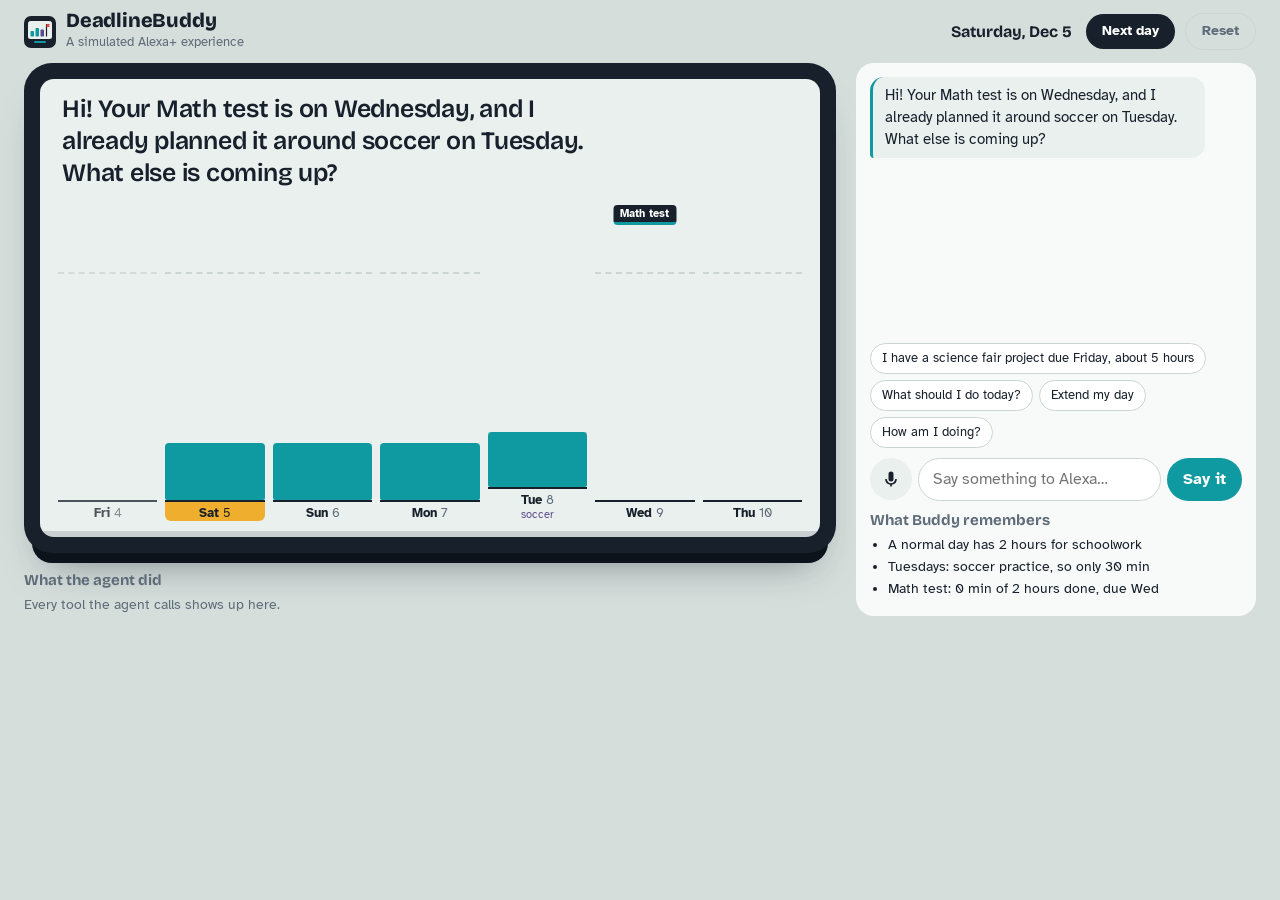
<file: index.html>
<!doctype html>
<html lang="en">
<head>
<meta charset="utf-8">
<meta name="viewport" content="width=device-width, initial-scale=1">
<title>DeadlineBuddy</title>
<meta name="description" content="A simulated Alexa+ experience that turns big deadlines into a daily plan, remembers your week, and re-plans when you fall behind.">
<link rel="icon" href="assets/icon.svg" type="image/svg+xml">
<link rel="manifest" href="manifest.webmanifest">
<meta name="theme-color" content="#17202B">
<link rel="preconnect" href="https://fonts.googleapis.com">
<link rel="preconnect" href="https://fonts.gstatic.com" crossorigin>
<link href="https://fonts.googleapis.com/css2?family=Atkinson+Hyperlegible:wght@400;700&family=Bricolage+Grotesque:opsz,wght@12..96,500;12..96,700;12..96,800&display=swap" rel="stylesheet">
<link rel="stylesheet" href="style.css">
</head>
<body>
<header class="top">
  <div class="brand">
    <img src="assets/icon.svg" alt="" width="32" height="32">
    <div>
      <strong>DeadlineBuddy</strong>
      <span>A simulated Alexa+ experience</span>
    </div>
  </div>
  <div class="clock" aria-label="Simulated clock">
    <span id="clock-date"></span>
    <button id="next-day" type="button" title="Move the simulated clock to tomorrow">Next day</button>
    <button id="reset" type="button" class="quiet" title="Start over with the example week">Reset</button>
  </div>
</header>

<main class="layout">
  <section class="device-col">
    <div class="device" aria-label="Smart display">
      <div class="screen" id="screen">
        <div class="notice" id="notice" hidden></div>
        <div class="card" id="card" aria-live="polite"></div>
        <div class="week" id="week" aria-label="This week's plan"></div>
        <div class="voicebar" id="voicebar"></div>
      </div>
    </div>
    <div class="trace">
      <h2>What the agent did</h2>
      <ol id="trace"></ol>
    </div>
  </section>

  <aside class="talk">
    <div class="chat" id="chat" aria-live="polite"></div>
    <div class="chips" id="chips"></div>
    <form id="ask" class="ask" autocomplete="off">
      <button type="button" id="mic" class="mic" title="Speak (Chrome and Edge)" aria-label="Speak">
        <svg viewBox="0 0 24 24" width="20" height="20" aria-hidden="true"><path d="M12 15a3 3 0 0 0 3-3V6a3 3 0 0 0-6 0v6a3 3 0 0 0 3 3zm5-3a5 5 0 0 1-10 0H5a7 7 0 0 0 6 6.9V21h2v-2.1A7 7 0 0 0 19 12z" fill="currentColor"/></svg>
      </button>
      <input id="say" type="text" placeholder="Say something to Alexa…" aria-label="What you say">
      <button id="send" type="submit">Say it</button>
    </form>
    <div class="memory">
      <h2>What Buddy remembers</h2>
      <ul id="memory"></ul>
    </div>
  </aside>
</main>
<script src="agent.js"></script>
<script src="app.js"></script>
</body>
</html>
</file>
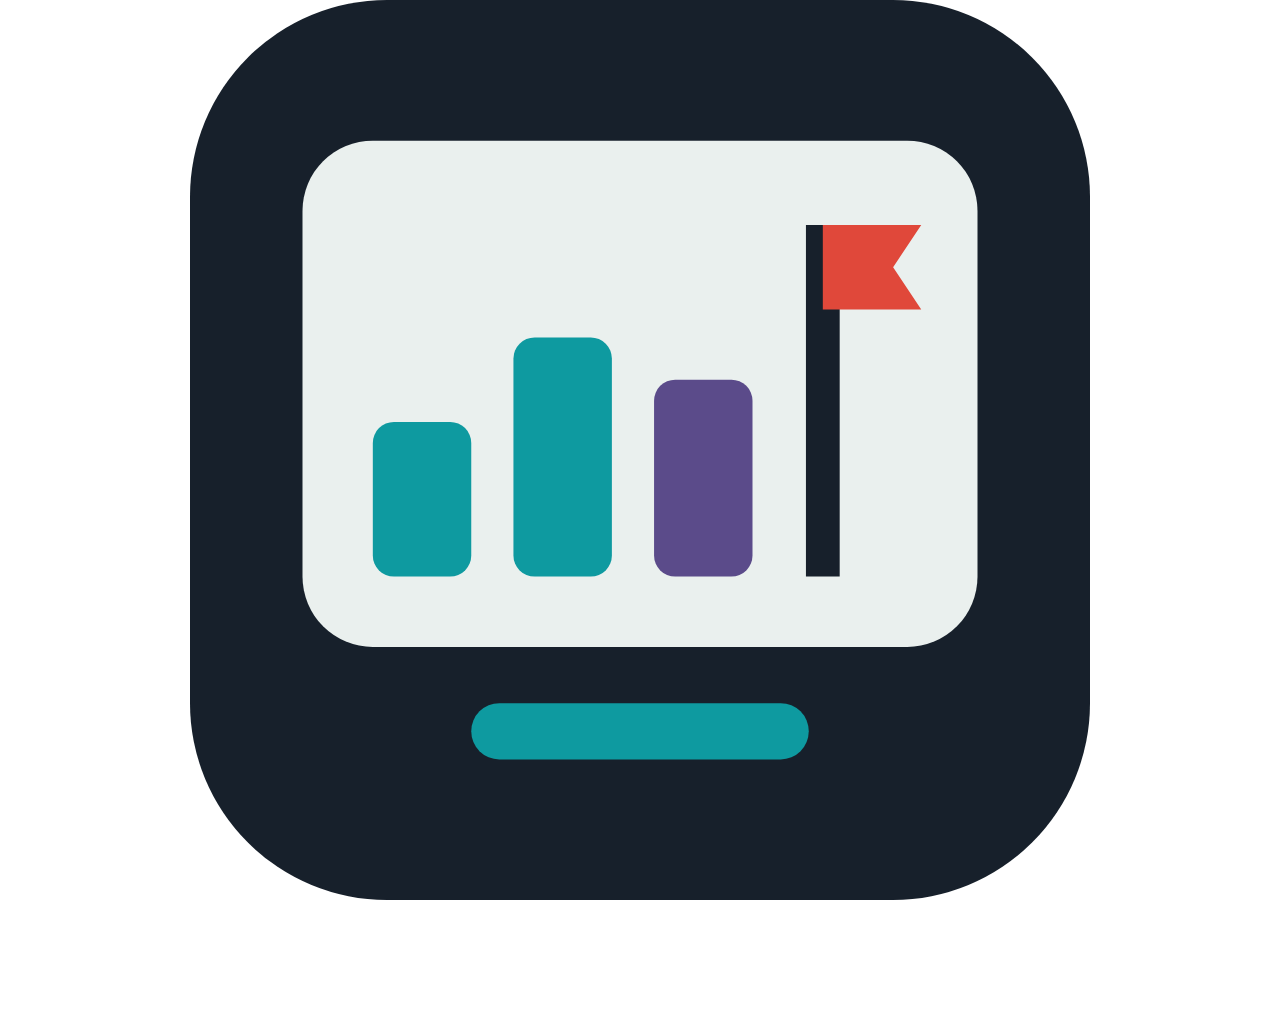
<file: assets/src/icon.html>
<!doctype html><html><body style="margin:0;width:1024px;height:1024px;background:transparent">
<div style="width:100vw;height:100vh">
<svg xmlns="http://www.w3.org/2000/svg" viewBox="0 0 64 64" width="100%" height="100%"><rect width="64" height="64" rx="14" fill="#17202B"/><rect x="8" y="10" width="48" height="36" rx="5" fill="#EAF0EE"/><rect x="13" y="30" width="7" height="11" rx="1.5" fill="#0E9AA0"/><rect x="23" y="24" width="7" height="17" rx="1.5" fill="#0E9AA0"/><rect x="33" y="27" width="7" height="14" rx="1.5" fill="#5B4B8A"/><path d="M45 16v25" stroke="#17202B" stroke-width="2.4"/><path d="M45 16h7l-2 3 2 3h-7z" fill="#E0483A"/><rect x="20" y="50" width="24" height="4" rx="2" fill="#0E9AA0"/></svg>
</div></body></html>
</file>
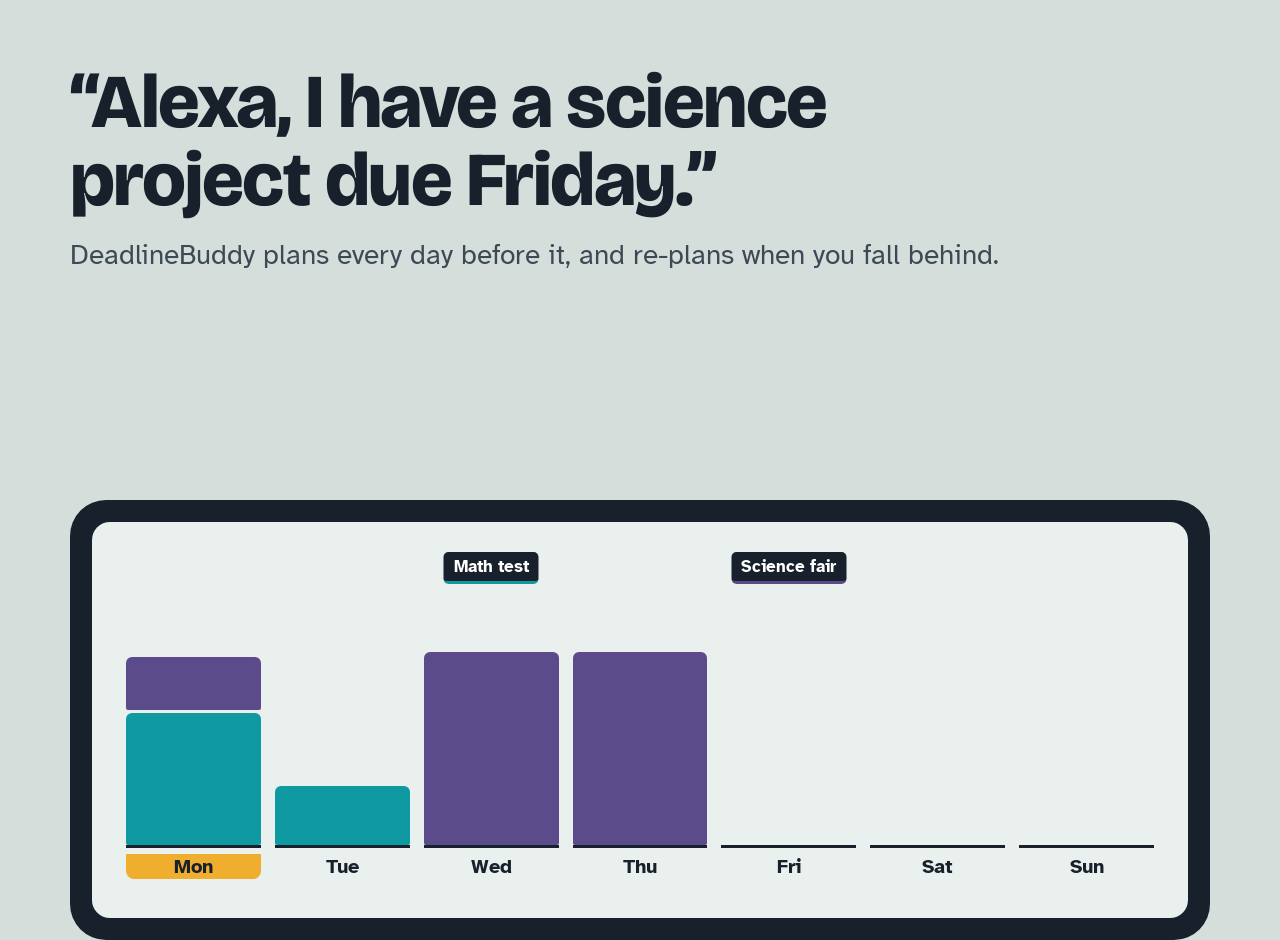
<file: assets/src/thumb.html>
<!doctype html><html><head>
<link href="https://fonts.googleapis.com/css2?family=Atkinson+Hyperlegible:wght@400;700&family=Bricolage+Grotesque:opsz,wght@12..96,700;12..96,800&display=swap" rel="stylesheet">
<style>*{box-sizing:border-box}
body{margin:0;width:1200px;height:800px;background:#D5DEDB;font-family:'Atkinson Hyperlegible';color:#17202B;overflow:hidden}
.wrap{padding:64px 70px}
h1{font:800 76px/1.02 'Bricolage Grotesque';margin:0 0 18px;letter-spacing:-.02em}
p{font-size:28px;margin:0;color:#3d4955}
.dev{position:absolute;left:70px;right:70px;bottom:-40px;height:440px;background:#17202B;border-radius:36px;padding:22px}
.scr{background:#EAF0EE;height:100%;border-radius:18px;display:grid;grid-template-columns:repeat(7,1fr);gap:14px;align-items:end;padding:30px 34px 70px}
.c{display:flex;flex-direction:column-reverse;gap:3px;height:100%;border-bottom:3px solid #17202B;position:relative}
.b{border-radius:6px 6px 2px 2px}
.f{position:absolute;top:0;left:50%;transform:translateX(-50%);background:#17202B;color:#fff;font:700 17px 'Atkinson Hyperlegible';padding:4px 10px;border-radius:5px;white-space:nowrap}
.l{position:absolute;bottom:-34px;width:100%;text-align:center;font:700 20px 'Atkinson Hyperlegible'}
.t{background:#F0AE2E;border-radius:0 0 8px 8px}
.m{position:absolute;top:12px;left:0;right:0;border-top:3px dashed #CBD6D3}
</style></head><body><div class="wrap">
<h1>“Alexa, I have a science<br>project due Friday.”</h1>
<p>DeadlineBuddy plans every day before it, and re-plans when you fall behind.</p></div>
<div class="dev"><div class="scr">
<div class="c"><div class="b" style="height:45%;background:#0E9AA0"></div><div class="b" style="height:18%;background:#5B4B8A"></div><span class="l t">Mon</span></div>
<div class="c"><div class="b" style="height:20%;background:#0E9AA0"></div><span class="l">Tue</span></div>
<div class="c"><div class="b" style="height:66%;background:#5B4B8A"></div><span class="f" style="border-bottom:3px solid #0E9AA0">Math test</span><span class="l">Wed</span></div>
<div class="c"><div class="b" style="height:66%;background:#5B4B8A"></div><span class="l">Thu</span></div>
<div class="c"><span class="f" style="border-bottom:3px solid #5B4B8A">Science fair</span><span class="l">Fri</span></div>
<div class="c"><span class="l">Sat</span></div>
<div class="c"><span class="l">Sun</span></div>
</div></div></body></html>
</file>
<file: style.css>
:root {
  --ink: #17202B;
  --chalk: #EAF0EE;
  --paper: #F7FAF9;
  --signal: #0E9AA0;
  --marigold: #F0AE2E;
  --tomato: #E0483A;
  --plum: #5B4B8A;
  --muted: #5E6B78;
  --line: #CBD6D3;
  --page: #D5DEDB;
  --display: 'Bricolage Grotesque', system-ui, sans-serif;
  --body: 'Atkinson Hyperlegible', system-ui, sans-serif;
}
* { box-sizing: border-box; }
html, body { margin: 0; }
body {
  background: var(--page);
  color: var(--ink);
  font: 16px/1.45 var(--body);
  min-height: 100vh;
}
button { font: inherit; cursor: pointer; }
button:focus-visible, input:focus-visible { outline: 3px solid var(--signal); outline-offset: 2px; }

.top {
  display: flex; align-items: center; justify-content: space-between; gap: 16px;
  padding: 10px 24px;
}
.brand { display: flex; align-items: center; gap: 10px; }
.brand strong { display: block; font: 800 20px/1 var(--display); letter-spacing: -0.01em; }
.brand span { font-size: 13px; color: var(--muted); }
.clock { display: flex; align-items: center; gap: 10px; }
#clock-date { font: 700 16px var(--display); margin-right: 4px; }
.clock button {
  border: 0; border-radius: 999px; padding: 7px 16px;
  background: var(--ink); color: #fff; font-weight: 700; font-size: 14px;
}
.clock button.quiet { background: transparent; color: var(--muted); border: 1.5px solid var(--line); }

.layout {
  display: grid; grid-template-columns: minmax(0, 1fr) 400px; gap: 20px;
  padding: 0 24px 20px; max-width: 1280px; margin: 0 auto;
}

/* ---------- the smart display ---------- */
.device {
  background: var(--ink);
  border-radius: 28px;
  padding: 16px;
  box-shadow: 0 18px 0 -8px #0d131a, 0 30px 40px -24px rgba(23, 32, 43, .55);
}
.screen {
  position: relative;
  aspect-ratio: 16 / 9.4;
  background: var(--chalk);
  border-radius: 14px;
  overflow: hidden;
  display: grid;
  grid-template-rows: auto auto minmax(0,1fr) 6px;
}
.notice {
  margin: 12px 18px 0; padding: 6px 12px; border-radius: 8px;
  font-weight: 700; font-size: 14px; color: #fff; background: var(--signal);
  justify-self: start;
}
.notice.behind { background: var(--tomato); }
.card { padding: 14px 22px 4px; overflow: hidden; min-height: 0; }
.said { margin: 0; font-size: 17px; color: var(--ink); max-width: 62ch; }
.said.lead { font: 600 25px/1.28 var(--display); letter-spacing: -0.01em; max-width: 34ch; }
.card-head { display: flex; align-items: baseline; justify-content: space-between; }
.card-head h1 { margin: 0; font: 800 30px/1 var(--display); }
.big-min { font: 700 20px var(--display); color: var(--muted); }
.today-list { list-style: none; margin: 10px 0; padding: 0; display: grid; gap: 6px; }
.today-list li {
  display: grid; grid-template-columns: 26px 1fr auto auto; align-items: center; gap: 12px;
  background: var(--paper); border-left: 6px solid var(--c); border-radius: 6px; padding: 7px 12px;
}
.today-list .tick {
  width: 22px; height: 22px; border-radius: 50%; border: 2px solid var(--c);
  display: grid; place-items: center; font-size: 13px; color: #fff; font-weight: 700;
}
.today-list li.done .tick { background: var(--c); }
.today-list li.done .name { text-decoration: line-through; color: var(--muted); }
.today-list .name { font: 700 18px var(--display); }
.today-list .len { font-weight: 700; }
.today-list .due { color: var(--muted); font-size: 14px; }
.today-list .empty { border-left-color: var(--line); color: var(--muted); }

/* the week strip: the memorable part */
.week {
  display: grid; grid-template-columns: repeat(7, 1fr); gap: 8px;
  padding: 10px 18px 10px; min-height: 150px;
}
.day { display: grid; grid-template-rows: 1fr auto; min-height: 0; }
.col { position: relative; display: flex; align-items: flex-end; border-bottom: 2px solid var(--ink); }
.cap {
  position: absolute; left: 0; right: 0; bottom: 0;
  border-top: 2px dashed var(--line);
}
.stack { position: relative; width: 100%; height: 100%; display: flex; flex-direction: column-reverse; gap: 2px; }
.blk {
  background: var(--c); border-radius: 4px 4px 2px 2px; color: #fff;
  font-size: 12px; font-weight: 700; display: grid; place-items: center; overflow: hidden;
  transition: height .45s ease;
}
.blk.done { background: repeating-linear-gradient(135deg, var(--c) 0 6px, color-mix(in srgb, var(--c) 70%, #fff) 6px 12px); }
.blk.missed { background: transparent; border: 2px dashed var(--tomato); color: var(--tomato); }
.blk.focus { box-shadow: 0 0 0 3px var(--ink); }
.flag {
  position: absolute; top: 2px; left: 50%; transform: translateX(-50%);
  background: var(--ink); color: #fff; font-size: 11px; font-weight: 700; padding: 2px 7px;
  border-radius: 4px; border-bottom: 3px solid var(--c); text-align: center; line-height: 1.2;
  width: max-content; max-width: 96%; z-index: 2;
}
.flag + .flag { top: 40px; }
.lbl { text-align: center; padding-top: 4px; font-size: 13px; color: var(--muted); line-height: 1.2; }
.lbl b { color: var(--ink); }
.lbl i { display: block; font-style: normal; font-size: 11px; color: var(--plum); }
.day.is-today .lbl { background: var(--marigold); color: var(--ink); border-radius: 0 0 6px 6px; }
.day.past { opacity: .75; }

.voicebar { background: var(--ink); opacity: .15; }
.voicebar.talking {
  opacity: 1;
  background: linear-gradient(90deg, var(--signal), #7FD8D3, var(--signal));
  background-size: 200% 100%; animation: talk 1.2s linear infinite;
}
@keyframes talk { to { background-position: -200% 0; } }

.trace { margin-top: 18px; }
h2 { font: 700 15px var(--display); margin: 0 0 6px; color: var(--muted); }
.trace ol { list-style: none; margin: 0; padding: 0; display: grid; gap: 4px; }
.trace li { display: flex; gap: 10px; align-items: baseline; font-size: 14px; }
.trace code {
  font: 700 12.5px ui-monospace, Consolas, monospace; background: var(--ink); color: #9FE3DF;
  padding: 2px 7px; border-radius: 4px; white-space: nowrap;
}
.trace .empty { color: var(--muted); }

/* ---------- conversation ---------- */
.talk {
  background: var(--paper); border-radius: 18px; padding: 14px;
  display: flex; flex-direction: column; gap: 10px; min-height: 0; max-height: calc(100vh - 80px);
}
.chat { flex: 1; overflow-y: auto; display: flex; flex-direction: column; gap: 8px; min-height: 160px; }
.msg { margin: 0; padding: 8px 12px; border-radius: 14px; max-width: 90%; font-size: 15px; }
.msg.you { align-self: flex-end; background: var(--ink); color: #fff; border-bottom-right-radius: 4px; }
.msg.buddy { align-self: flex-start; background: var(--chalk); border-bottom-left-radius: 4px; border-left: 3px solid var(--signal); }
.chips { display: flex; flex-wrap: wrap; gap: 6px; }
.chip {
  border: 1.5px solid var(--line); background: #fff; border-radius: 999px;
  padding: 5px 11px; font-size: 13px; color: var(--ink); text-align: left;
}
.chip:hover { border-color: var(--signal); }
.ask { display: flex; gap: 6px; }
.ask input {
  flex: 1; min-width: 0; border: 1.5px solid var(--line); border-radius: 999px; padding: 9px 14px; font: inherit;
}
.ask #send { border: 0; border-radius: 999px; background: var(--signal); color: #fff; font-weight: 700; padding: 0 16px; }
.mic { border: 0; border-radius: 50%; width: 42px; height: 42px; background: var(--chalk); color: var(--ink); display: grid; place-items: center; flex: none; }
.mic.on { background: var(--signal); color: #fff; }
.mic:disabled { opacity: .4; cursor: default; }
.memory ul { margin: 0; padding-left: 18px; font-size: 14px; }
.memory li { margin: 2px 0; }

@media (max-width: 900px) {
  .layout { grid-template-columns: 1fr; padding: 0 16px 16px; }
  .top { padding: 10px 16px; flex-wrap: wrap; }
  .talk { max-height: none; }
  .device { padding: 10px; border-radius: 20px; }
  .screen { aspect-ratio: auto; min-height: 460px; }
  .said.lead { font-size: 20px; }
  .week { gap: 4px; padding: 6px 10px 10px; min-height: 190px; }
  .flag { font-size: 9px; padding: 1px 4px; }
  .blk span { display: none; }
  .today-list li { grid-template-columns: 22px 1fr auto; }
  .today-list .due { display: none; }
}
@media (prefers-reduced-motion: reduce) {
  .blk { transition: none; }
  .voicebar.talking { animation: none; }
}

/* fixed rows, so a hidden notice never shifts the screen */
.notice { grid-row: 1; }
.card { grid-row: 2; }
.week { grid-row: 3; }
.voicebar { grid-row: 4; }
</file>
